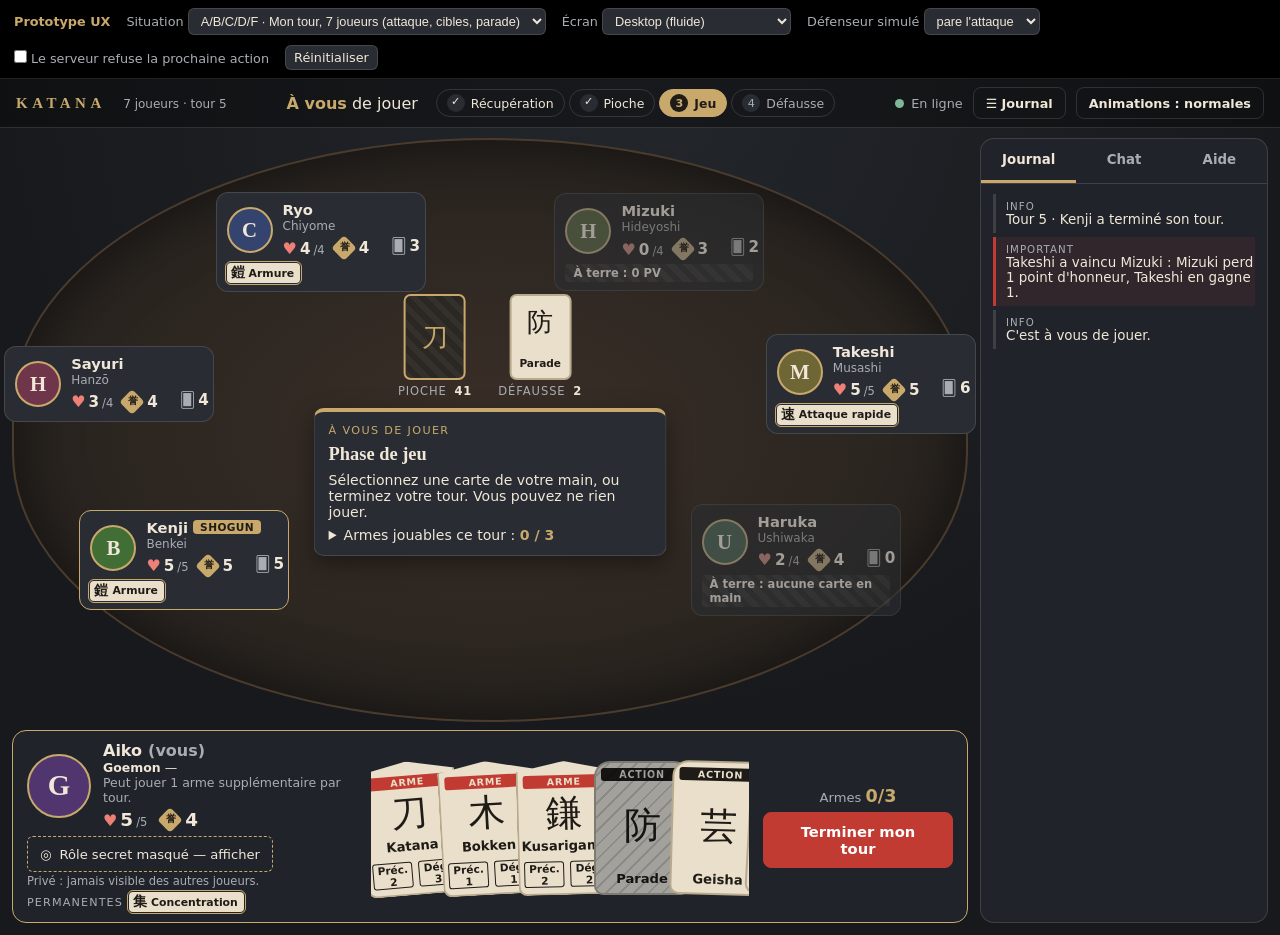
<file: prototype/index.html>
<!DOCTYPE html>
<html lang="fr">
<head>
    <meta charset="UTF-8">
    <meta name="viewport" content="width=device-width, initial-scale=1.0">
    <title>Katana — Prototype UX</title>
    <link rel="stylesheet" href="prototype.css?v=20261027151700">
</head>
<body>
    <!-- Barre d'outils de simulation (hors produit) -->
    <div class="devbar" role="toolbar" aria-label="Simulation du prototype">
        <strong>Prototype UX</strong>
        <label>Situation
            <select id="scenario">
                <option value="attack">A/B/C/D/F · Mon tour, 7 joueurs (attaque, cibles, parade)</option>
                <option value="defend">B/I · Je suis attaqué (réaction hors tour)</option>
                <option value="collective">E · Cri de guerre (réaction collective)</option>
                <option value="discard">Fin de tour : défausse obligatoire (9 cartes)</option>
                <option value="reconnect">I · Reconnexion pendant une attaque</option>
                <option value="deck">G → H · Pioche épuisée puis fin de partie</option>
                <option value="end">H · Résultats de partie</option>
                <option value="three">K · Partie à 3 joueurs (Shogun)</option>
                <option value="bushido_weapon">Code du Bushido · carte révélée = arme (choix)</option>
                <option value="bushido_none">Code du Bushido · carte révélée = pas une arme (auto)</option>
                <option value="spectator">L · Spectateur</option>
            </select>
        </label>
        <label>Écran
            <select id="device">
                <option value="desktop">Desktop (fluide)</option>
                <option value="1366">Laptop 1366 × 768</option>
                <option value="1024">Tablette 1024 × 768</option>
                <option value="390">Mobile 390 × 844</option>
                <option value="360">Mobile compact 360 × 780</option>
            </select>
        </label>
        <label>Défenseur simulé
            <select id="simDefender">
                <option value="parry">pare l'attaque</option>
                <option value="hit">ne pare pas</option>
            </select>
        </label>
        <label><input type="checkbox" id="simReject"> Le serveur refuse la prochaine action</label>
        <button type="button" id="resetBtn">Réinitialiser</button>
    </div>

    <div id="deviceFrame" class="device">
        <div id="stage" class="stage">
            <div class="app" id="app"></div>
            <div class="fx" id="fx" aria-hidden="true"></div>
            <div class="toasts" id="toasts" role="status" aria-live="polite"></div>
        </div>
    </div>

    <script src="data.js?v=20261027151700"></script>
    <script src="engine.js?v=20261027151700"></script>
    <script src="app.js?v=20261027151700"></script>
</body>
</html>
</file>
<file: prototype/prototype.css>
:root {
    --bg: #17191c;
    --wood: #28231f;
    --panel: #292d33;
    --panel-2: #20242a;
    --vermilion: #c23b32;
    --vermilion-text: #ee8077;
    --gold: #c8a96b;
    --ivory: #f0e7d8;
    --muted: #a9adb3;
    --line: rgba(240, 231, 216, 0.14);
    --ink: #1f1b17;
    --washi: #e9dfcb;
    --serif: "Yu Mincho", "Hiragino Mincho ProN", "Noto Serif JP", Georgia, serif;
    --sans: "Segoe UI", system-ui, -apple-system, sans-serif;
}

*, *::before, *::after { box-sizing: border-box; margin: 0; padding: 0; }
[hidden] { display: none !important; }
body { font-family: var(--sans); background: #0e0f11; color: var(--ivory); font-size: 15px; }
button { font-family: inherit; color: inherit; }
ul, ol { list-style: none; }
.sr { position: absolute; width: 1px; height: 1px; overflow: hidden; clip: rect(0 0 0 0); white-space: nowrap; }
.muted { color: var(--muted); }
:focus-visible { outline: 3px solid var(--gold); outline-offset: 2px; }

/* ---------- Barre de simulation ---------- */
.devbar { display: flex; flex-wrap: wrap; align-items: center; gap: 10px 16px; padding: 8px 14px; background: #000; border-bottom: 1px solid var(--line); font-size: 0.8rem; color: var(--muted); }
.devbar strong { color: var(--gold); }
.devbar select, .devbar button { background: var(--panel); color: var(--ivory); border: 1px solid var(--line); border-radius: 6px; padding: 4px 8px; font-size: 0.8rem; }

/* ---------- Cadre de l'appareil ---------- */
.device { width: 100%; height: calc(100vh - 44px); min-height: 620px; }
.device.framed { margin: 12px auto; border: 8px solid #000; border-radius: 22px; overflow: hidden; box-shadow: 0 0 0 1px var(--line); min-height: 0; max-width: 100%; }
.stage { position: relative; width: 100%; height: 100%; container: stage / inline-size; overflow: hidden; background: radial-gradient(circle at 50% 0%, #23262b 0%, var(--bg) 62%); }
.app { height: 100%; display: grid; grid-template-columns: minmax(0, 1fr) 300px; grid-template-rows: auto minmax(0, 1fr); }

/* ---------- Barre supérieure ---------- */
.topbar { grid-column: 1 / -1; display: flex; align-items: center; justify-content: space-between; gap: 16px; padding: 8px 16px; background: rgba(0, 0, 0, 0.35); border-bottom: 1px solid var(--line); }
.brand { font-family: var(--serif); font-weight: 800; letter-spacing: 0.3em; color: var(--gold); white-space: nowrap; }
.brand small { margin-left: 10px; font-family: var(--sans); font-weight: 400; letter-spacing: 0; color: var(--muted); font-size: 0.75rem; }
.turn { display: flex; align-items: center; gap: 18px; min-width: 0; }
.turn-who { font-size: 1rem; white-space: nowrap; }
.turn-who b { color: var(--gold); }
.phases { display: flex; gap: 4px; }
.phases li { display: flex; align-items: center; gap: 6px; padding: 4px 10px; border-radius: 999px; border: 1px solid var(--line); font-size: 0.78rem; color: var(--muted); white-space: nowrap; }
.phases li span { display: inline-grid; place-items: center; width: 18px; height: 18px; border-radius: 50%; background: var(--panel); font-size: 0.7rem; }
.phases li.done { color: var(--ivory); }
.phases li.done span::before { content: "✓"; }
.phases li.done span { font-size: 0; }
.phases li.done span::before { font-size: 0.7rem; }
.phases li.cur { background: var(--gold); border-color: var(--gold); color: var(--ink); font-weight: 700; }
.phases li.cur span { background: var(--ink); color: var(--gold); }
.top-right { display: flex; align-items: center; gap: 10px; }
.net { display: inline-flex; align-items: center; gap: 7px; font-size: 0.8rem; color: var(--muted); white-space: nowrap; }
.net i { width: 9px; height: 9px; border-radius: 50%; background: #7fb69a; }
.net-pending i, .net-reconnecting i { background: var(--gold); }
.net-rejected i { background: var(--vermilion); }
.net-confirmed { color: var(--ivory); }

/* ---------- Boutons ---------- */
.btn { padding: 10px 18px; min-height: 44px; border-radius: 8px; border: 1px solid var(--gold); background: var(--panel); color: var(--ivory); font-size: 0.92rem; font-weight: 600; cursor: pointer; }
.btn:hover:not(:disabled) { background: #343a42; }
.btn-primary { background: var(--vermilion); border-color: var(--vermilion); color: #fff; }
.btn-primary:hover:not(:disabled) { background: #a8312a; }
.btn-ghost { background: transparent; border-color: var(--line); }
.btn-small { min-height: 32px; padding: 4px 12px; font-size: 0.8rem; }
.btn-big { width: 100%; }
.btn:disabled { opacity: 0.45; cursor: not-allowed; }

/* ---------- Plateau ---------- */
.board { display: flex; flex-direction: column; min-height: 0; }
.arena { position: relative; flex: 1; min-height: 0; display: flex; flex-direction: column; }
.table { position: relative; flex: 1; min-height: 0; margin: 10px 12px 0; border-radius: 50% / 46%; background: radial-gradient(ellipse at center, #3a2f27 0%, var(--wood) 70%); border: 2px solid #4a3b2d; box-shadow: inset 0 0 60px rgba(0, 0, 0, 0.55); }
.app.alert-react .table { border-color: var(--vermilion); }

/* Panneaux joueurs */
.seat { position: absolute; left: var(--x); top: var(--y); transform: translate(-50%, -50%); display: grid; grid-template-columns: auto 1fr; gap: 4px 10px; align-items: center; width: 210px; padding: 8px 10px; background: var(--panel); border: 1px solid var(--line); border-radius: 12px; cursor: pointer; transition: opacity 0.2s, box-shadow 0.2s; }
.seat:hover { border-color: var(--gold); }
.portrait { display: grid; place-items: center; width: 46px; height: 46px; border-radius: 50%; background: hsl(var(--h) 35% 32%); border: 2px solid var(--gold); font-family: var(--serif); font-size: 1.3rem; font-weight: 700; color: var(--ivory); }
.portrait.big { width: 64px; height: 64px; font-size: 1.8rem; }
.seat-body { display: flex; flex-direction: column; gap: 1px; min-width: 0; }
.seat-name { display: flex; align-items: center; flex-wrap: wrap; gap: 5px; font-weight: 700; font-size: 0.92rem; }
.seat-char { font-size: 0.75rem; color: var(--muted); }
.seat-stats { display: flex; align-items: center; gap: 10px; margin-top: 3px; }
.tag { padding: 1px 7px; border-radius: 4px; font-size: 0.66rem; font-weight: 700; letter-spacing: 0.04em; text-transform: uppercase; }
.tag-shogun { background: var(--gold); color: var(--ink); }
.tag-turn { background: var(--ivory); color: var(--ink); }
.stat { display: inline-flex; align-items: baseline; gap: 3px; font-variant-numeric: tabular-nums; }
.stat b { font-size: 0.95rem; }
.stat small { color: var(--muted); font-size: 0.72rem; }
.stat.hp i { font-style: normal; color: var(--vermilion-text); font-size: 1rem; }
.stat.honor i.seal { display: inline-grid; place-items: center; width: 18px; height: 18px; border-radius: 4px; transform: rotate(45deg); background: var(--gold); color: var(--ink); font-size: 0; font-style: normal; align-self: center; margin-right: 3px; }
.stat.honor i.seal::before { content: "誉"; font-size: 0.62rem; font-weight: 700; transform: rotate(-45deg); }
.stat.hand i { font-style: normal; color: var(--muted); }
.seat-perms { grid-column: 1 / -1; display: flex; flex-wrap: wrap; gap: 4px; }
.mini { display: inline-flex; align-items: center; gap: 4px; padding: 1px 6px 1px 4px; border-radius: 4px; background: var(--washi); color: var(--ink); font-size: 0.68rem; font-weight: 600; cursor: help; }
.mini b { font-family: var(--serif); font-size: 0.85rem; }
.mini em { font-style: normal; }
.mini.cat-permanente { outline: 1px solid var(--gold); outline-offset: 1px; }
.seat-flag { grid-column: 1 / -1; padding: 2px 8px; border-radius: 4px; font-size: 0.72rem; font-weight: 700; background: #3a3d44; color: var(--ivory); }
.seat-flag.ok { background: var(--gold); color: var(--ink); }
.seat-flag.no { background: #3a3d44; color: var(--muted); }
.seat-flag.down { background: repeating-linear-gradient(45deg, #3a3d44, #3a3d44 6px, #30333a 6px, #30333a 12px); }

.seat.is-active { border-color: var(--ivory); box-shadow: 0 0 0 3px rgba(240, 231, 216, 0.25); }
.seat.is-shogun { border-color: var(--gold); }
.seat.is-down { opacity: 0.62; filter: saturate(0.5); }
.seat.is-offline { border-style: dashed; }
.seat.targetable { opacity: 1; filter: none; border: 2px solid var(--gold); box-shadow: 0 0 0 4px rgba(200, 169, 107, 0.3), 0 0 22px rgba(200, 169, 107, 0.35); }
.seat.untargetable { opacity: 0.45; border-style: dashed; }
.seat.is-target { border-color: var(--vermilion); box-shadow: 0 0 0 4px rgba(194, 59, 50, 0.4); opacity: 1; }
.seat.is-attacker { border-color: var(--vermilion); box-shadow: 0 0 0 4px rgba(194, 59, 50, 0.45); opacity: 1; }
.seat.is-attacker::after { content: "Attaquant"; position: absolute; top: -11px; right: 10px; padding: 1px 8px; border-radius: 4px; background: var(--vermilion); font-size: 0.68rem; font-weight: 700; }

/* Centre de table */
.center { position: absolute; left: 50%; top: 50%; transform: translate(-50%, -50%); width: min(480px, 36%); display: flex; flex-direction: column; align-items: center; gap: 10px; }
.banner { display: flex; align-items: center; gap: 12px; width: 100%; padding: 8px 12px; border-radius: 8px; background: var(--panel-2); border-left: 4px solid var(--gold); font-size: 0.85rem; }
.banner span { flex: 1; }
.banner-important { border-left-color: var(--vermilion); }
.piles { display: flex; gap: 26px; }
.pile { display: flex; flex-direction: column; align-items: center; gap: 4px; }
.pile-back, .pile-top { display: grid; place-items: center; width: 62px; height: 86px; border-radius: 7px; font-family: var(--serif); }
.pile-back { background: repeating-linear-gradient(45deg, #34302b, #34302b 6px, #2b2824 6px, #2b2824 12px); border: 2px solid var(--gold); color: var(--gold); font-size: 1.6rem; }
.pile-top { background: var(--washi); color: var(--ink); border: 2px solid #b8aa8c; text-align: center; }
.pile-top i { display: block; font-style: normal; font-size: 1.6rem; }
.pile-top em { display: block; font-style: normal; font-family: var(--sans); font-size: 0.66rem; font-weight: 700; }
.pile-top.empty { background: transparent; border: 2px dashed var(--muted); color: var(--muted); }
.pile-label { font-size: 0.72rem; text-transform: uppercase; letter-spacing: 0.08em; color: var(--muted); }
.pile-label b { color: var(--ivory); margin-left: 3px; }

/* Cartouche contextuel */
.prompt { width: 100%; padding: 12px 14px; background: var(--panel); border: 1px solid var(--line); border-top: 4px solid var(--muted); border-radius: 10px; box-shadow: 0 8px 24px rgba(0, 0, 0, 0.4); font-size: 0.88rem; display: flex; flex-direction: column; gap: 7px; }
.prompt-turn { border-top-color: var(--gold); }
.prompt-react { border-top-color: var(--vermilion); box-shadow: 0 0 0 2px var(--vermilion), 0 8px 24px rgba(0, 0, 0, 0.5); }
.kicker { font-size: 0.7rem; text-transform: uppercase; letter-spacing: 0.12em; color: var(--muted); }
.prompt-turn .kicker { color: var(--gold); }
.prompt-react .kicker { color: var(--vermilion-text); font-weight: 700; }
.prompt h2 { font-family: var(--serif); font-size: 1.15rem; font-weight: 700; }
.prompt-actions { display: flex; flex-wrap: wrap; gap: 8px; margin-top: 4px; }
.prompt-actions .btn { flex: 1 1 auto; }
.note { font-size: 0.78rem; color: var(--muted); }
.reason { padding: 6px 8px; border-left: 3px solid var(--vermilion-text); background: rgba(194, 59, 50, 0.12); }
.statline { color: var(--gold); font-weight: 600; }
.counter b { font-size: 1.1rem; color: var(--gold); }
.calc { font-size: 0.8rem; }
.calc li { display: flex; justify-content: space-between; gap: 16px; padding: 2px 0; border-bottom: 1px dotted var(--line); }
.preview { display: grid; grid-template-columns: 1fr 1fr; gap: 12px; }
.preview h3 { font-size: 0.9rem; margin-bottom: 4px; }
.preview h3 small { color: var(--muted); font-weight: 400; }
.why summary { cursor: pointer; }
.why b { color: var(--gold); }
.inspect { display: flex; gap: 12px; align-items: flex-start; }
.bigcard { flex: none; display: flex; flex-direction: column; align-items: center; justify-content: space-between; width: 86px; height: 120px; padding: 6px 4px; border-radius: 8px; background: var(--washi); color: var(--ink); border: 2px solid #b8aa8c; text-align: center; }
.bigcard .c-art { font-family: var(--serif); font-size: 2.2rem; }
.bigcard .c-cat { width: 100%; padding: 1px 0; border-radius: 3px; background: var(--ink); color: var(--washi); font-size: 0.62rem; font-weight: 700; text-transform: uppercase; }
.bigcard .c-name { font-weight: 700; font-size: 0.78rem; }
.responders li { display: grid; grid-template-columns: 18px 1fr auto; gap: 8px; padding: 4px 6px; border-radius: 6px; font-size: 0.82rem; }
.responders li.me { background: rgba(194, 59, 50, 0.18); }
.choices { display: flex; flex-direction: column; gap: 4px; margin: 4px 0; }
.choices li { padding: 5px 8px; border-left: 3px solid var(--gold); background: rgba(200, 169, 107, 0.1); }
.responders .st-exempt { color: var(--muted); }
.responders .st-pending { color: var(--gold); }

/* ---------- Zone du joueur ---------- */
.dock { display: grid; grid-template-columns: minmax(280px, 330px) minmax(0, 1fr) 190px; grid-template-areas: "me hand actions" "perms hand actions"; gap: 4px 14px; align-items: center; margin: 8px 12px 12px; padding: 10px 14px; background: var(--panel-2); border: 1px solid var(--line); border-radius: 14px; }
.dock.is-mine { border-color: var(--gold); }
.dock.is-defending { border-color: var(--vermilion); box-shadow: 0 0 0 3px rgba(194, 59, 50, 0.4); }
.dock.is-down { background: repeating-linear-gradient(45deg, #20242a, #20242a 10px, #1c1f24 10px, #1c1f24 20px); }
.dock.spectator { display: block; text-align: center; padding: 16px; color: var(--muted); }
.me { grid-area: me; display: grid; grid-template-columns: auto 1fr; gap: 6px 12px; align-items: center; }
.me-id { min-width: 0; }
.me-name { font-weight: 700; font-size: 1rem; display: flex; align-items: center; gap: 6px; flex-wrap: wrap; }
.me-char { font-size: 0.78rem; }
.ability { color: var(--muted); display: -webkit-box; -webkit-line-clamp: 2; -webkit-box-orient: vertical; overflow: hidden; }
.me-stats { display: flex; align-items: center; gap: 14px; margin-top: 4px; }
.me-stats .stat b { font-size: 1.15rem; }
.me-role { grid-column: 1 / -1; display: flex; flex-direction: column; gap: 2px; }
.me-role small { color: var(--muted); font-size: 0.72rem; }
.rolechip { display: inline-flex; align-items: center; gap: 8px; align-self: flex-start; padding: 6px 12px; min-height: 36px; border-radius: 6px; border: 1px dashed var(--gold); background: transparent; color: var(--ivory); font-size: 0.82rem; cursor: pointer; }
.rolechip[aria-pressed="true"] { background: rgba(200, 169, 107, 0.15); border-style: solid; }
.me-perms { grid-area: perms; display: flex; flex-wrap: wrap; align-items: center; gap: 6px; font-size: 0.78rem; }
.zone-title { font-size: 0.7rem; text-transform: uppercase; letter-spacing: 0.1em; color: var(--muted); }
.handwrap { grid-area: hand; min-width: 0; overflow-x: auto; overflow-y: hidden; padding-top: 40px; margin-top: -34px; }
.hand { --ov: -12px; display: flex; justify-content: center; min-width: min-content; padding: 0 12px 4px; }
.hand.n-6, .hand.n-7, .hand.n-8 { --ov: 22px; }
.hand.n-9, .hand.n-10, .hand.n-11, .hand.n-12 { --ov: 44px; }

/* Cartes */
.card { flex: none; position: relative; display: flex; flex-direction: column; align-items: center; justify-content: space-between; width: 96px; height: 134px; margin-inline: calc(var(--ov) / -2); padding: 5px 5px 6px; border-radius: 9px; background: var(--washi); color: var(--ink); border: 2px solid #b8aa8c; cursor: pointer; transform-origin: 50% 130%; transform: rotate(calc((var(--i) - (var(--n) - 1) / 2) * 1.6deg)); transition: transform 0.15s, box-shadow 0.15s; text-align: center; }
.card:hover, .card:focus-visible { transform: translateY(-22px) scale(1.1); z-index: 20; box-shadow: 0 10px 24px rgba(0, 0, 0, 0.6); }
.card.selected { transform: translateY(-30px) scale(1.08); border-color: var(--gold); box-shadow: 0 0 0 3px var(--gold), 0 10px 24px rgba(0, 0, 0, 0.6); }
.card.pick { transform: translateY(-26px); border-color: var(--vermilion); box-shadow: 0 0 0 3px var(--vermilion); }
.card.react-ok { box-shadow: 0 0 0 3px var(--gold), 0 0 18px rgba(200, 169, 107, 0.6); }
.card.unplayable { filter: grayscale(0.65) brightness(0.72); }
.card.unplayable::after { content: ""; position: absolute; inset: 0; border-radius: 7px; background: repeating-linear-gradient(135deg, transparent 0 8px, rgba(0, 0, 0, 0.14) 8px 10px); pointer-events: none; }
.c-cat { width: 100%; padding: 1px 0; border-radius: 3px; background: var(--ink); color: var(--washi); font-size: 0.6rem; font-weight: 700; letter-spacing: 0.08em; text-transform: uppercase; }
.c-art { font-family: var(--serif); font-size: 2.3rem; line-height: 1; }
.c-name { font-size: 0.82rem; font-weight: 700; line-height: 1.1; }
.c-stats { display: flex; gap: 6px; font-size: 0.66rem; }
.c-stats b { padding: 0 4px; border: 1px solid var(--ink); border-radius: 3px; }
/* La catégorie se lit par la forme et le libellé, jamais par la couleur seule */
.card.cat-arme, .bigcard.cat-arme { clip-path: polygon(0 10px, 50% 0, 100% 10px, 100% 100%, 0 100%); border-radius: 0 0 9px 9px; border-top-width: 0; padding-top: 14px; }
.card.cat-permanente, .bigcard.cat-permanente { outline: 3px double var(--gold); outline-offset: -7px; }
.card.cat-action, .bigcard.cat-action { border-radius: 16px 16px 9px 9px; }
.card.cat-arme .c-cat { background: var(--vermilion); }
.card.cat-permanente .c-cat { background: #6b5a35; }

.me-actions { grid-area: actions; display: flex; flex-direction: column; gap: 6px; align-items: stretch; }
.me-actions small { color: var(--muted); font-size: 0.72rem; text-align: center; }
.wcount { text-align: center; font-size: 0.82rem; color: var(--muted); }
.wcount b { color: var(--gold); font-size: 1.1rem; }

/* ---------- Panneau latéral ---------- */
.side { grid-row: 2; grid-column: 2; display: flex; flex-direction: column; min-height: 0; margin: 10px 12px 12px 0; background: var(--panel-2); border: 1px solid var(--line); border-radius: 14px; overflow: hidden; }
.tabs { display: flex; border-bottom: 1px solid var(--line); }
.tabs button { flex: 1; min-height: 44px; border: 0; background: none; cursor: pointer; color: var(--muted); font-weight: 600; border-bottom: 3px solid transparent; }
.tabs button[aria-selected="true"] { color: var(--ivory); border-bottom-color: var(--gold); }
.tabs .close-side { display: none; flex: none; width: 48px; }
.tabbody { flex: 1; min-height: 0; overflow-y: auto; padding: 10px 12px; }
.log li { padding: 6px 0 6px 10px; border-left: 3px solid var(--line); margin-bottom: 4px; font-size: 0.84rem; }
.log .lk { display: block; font-size: 0.64rem; letter-spacing: 0.1em; text-transform: uppercase; color: var(--muted); }
.log .l-action { border-left-color: var(--gold); }
.log .l-important { border-left-color: var(--vermilion); background: rgba(194, 59, 50, 0.1); }
.log .l-warn { border-left-color: var(--vermilion-text); }
.chat ul { margin: 8px 0; font-size: 0.84rem; }
.chat li { padding: 3px 0; }
.chat form { display: flex; gap: 6px; }
.chat input { flex: 1; min-height: 36px; padding: 4px 8px; border-radius: 6px; border: 1px solid var(--line); background: var(--panel); color: var(--ivory); }
.help details { border-bottom: 1px solid var(--line); padding: 8px 0; font-size: 0.84rem; }
.help summary { cursor: pointer; font-weight: 600; }
.help p, .help ul { margin-top: 6px; color: #d8d1c3; }
.help li { padding: 2px 0; }

/* ---------- Feuille de détail, overlays, toasts ---------- */
.sheet-back { position: absolute; inset: 0; z-index: 40; background: rgba(0, 0, 0, 0.35); display: grid; place-items: center; }
.sheet { width: min(360px, 92%); max-height: 86%; overflow: auto; padding: 14px; background: var(--panel); border: 1px solid var(--gold); border-radius: 14px; display: flex; flex-direction: column; gap: 8px; font-size: 0.88rem; }
.sheet header { display: flex; align-items: center; gap: 12px; }
.sheet header h2 { font-family: var(--serif); font-size: 1.2rem; }
.sheet .x { margin-left: auto; width: 44px; height: 44px; border: 0; background: none; font-size: 1.1rem; cursor: pointer; }
.sheet h3 { font-size: 0.72rem; text-transform: uppercase; letter-spacing: 0.1em; color: var(--muted); }
.perm-line { display: flex; gap: 8px; align-items: flex-start; font-size: 0.8rem; }
.overlay { position: absolute; inset: 0; z-index: 60; display: grid; place-items: center; padding: 12px; background: rgba(8, 9, 10, 0.86); overflow: auto; }
.overlay-box { width: min(420px, 100%); padding: 20px; background: var(--panel); border: 1px solid var(--gold); border-radius: 14px; display: flex; flex-direction: column; gap: 10px; text-align: center; }
.overlay-box.wide { width: min(780px, 100%); text-align: left; }
.overlay-box h2 { font-family: var(--serif); font-size: 1.5rem; }
.spinner { width: 28px; height: 28px; margin: 0 auto; border: 3px solid var(--line); border-top-color: var(--gold); border-radius: 50%; animation: spin 1s linear infinite; }
@keyframes spin { to { transform: rotate(360deg); } }
.tablewrap { overflow-x: auto; }
table { width: 100%; border-collapse: collapse; font-size: 0.82rem; }
th, td { padding: 5px 8px; border-bottom: 1px solid var(--line); text-align: left; white-space: nowrap; }
thead th { font-size: 0.68rem; text-transform: uppercase; letter-spacing: 0.08em; color: var(--muted); }
.camps { display: flex; gap: 10px; flex-wrap: wrap; }
.camps li { flex: 1; min-width: 140px; display: flex; justify-content: space-between; padding: 8px 12px; border: 1px solid var(--line); border-radius: 8px; }
.camps li.win { border-color: var(--gold); background: rgba(200, 169, 107, 0.15); }
.camps b { font-size: 1.2rem; color: var(--gold); }

.toasts { position: absolute; top: 64px; left: 50%; transform: translateX(-50%); z-index: 80; display: flex; flex-direction: column; gap: 6px; width: min(460px, 94%); pointer-events: none; }
.toast { display: flex; gap: 10px; padding: 9px 12px; border-radius: 8px; background: var(--panel); border: 1px solid var(--line); border-left: 5px solid var(--muted); box-shadow: 0 6px 20px rgba(0, 0, 0, 0.5); font-size: 0.85rem; animation: pop 0.25s; }
.toast b { flex: none; min-width: 74px; font-size: 0.68rem; text-transform: uppercase; letter-spacing: 0.08em; color: var(--muted); padding-top: 2px; }
.toast-action { border-left-color: var(--gold); }
.toast-warn { border-left-color: var(--vermilion-text); }
.toast-important { border-left-color: var(--vermilion); background: #33262a; }
@keyframes pop { from { opacity: 0; transform: translateY(-8px); } }

.fx { position: absolute; inset: 0; pointer-events: none; z-index: 70; overflow: hidden; }
.float { position: absolute; transform: translate(-50%, -50%); padding: 2px 10px; border-radius: 6px; font-weight: 800; font-size: 1.05rem; background: rgba(0, 0, 0, 0.75); animation: rise 1.4s ease-out forwards; white-space: nowrap; }
.f-hp { color: var(--vermilion-text); }
.f-honor { color: var(--gold); }
.f-parry { color: var(--ivory); }
@keyframes rise { to { transform: translate(-50%, -140%); opacity: 0; } }
.beam { position: absolute; height: 3px; background: linear-gradient(90deg, transparent, var(--ivory)); transform-origin: 0 50%; animation: beam 0.6s ease-out forwards; }
@keyframes beam { from { clip-path: inset(0 100% 0 0); } to { clip-path: inset(0 0 0 0); opacity: 0.2; } }

.reduce-motion *, .reduce-motion *::before, .reduce-motion *::after { animation: none !important; transition: none !important; }
@media (prefers-reduced-motion: reduce) { * { animation: none !important; transition: none !important; } }

/* ---------- Tablette / laptop compact : panneau latéral en tiroir ---------- */
@container stage (min-width: 1600px) {
    .app { transform: scale(1.15); transform-origin: 0 0; width: calc(100% / 1.15); height: calc(100% / 1.15); }
}

@container stage (min-width: 1900px) {
    .app { transform: scale(1.3); transform-origin: 0 0; width: calc(100% / 1.3); height: calc(100% / 1.3); }
}
@container stage (max-width: 1180px) {
    .app { grid-template-columns: minmax(0, 1fr); }
    .side { position: absolute; top: 56px; right: 0; bottom: 0; width: min(340px, 92%); z-index: 50; margin: 0; border-radius: 14px 0 0 0; transform: translateX(105%); transition: transform 0.2s; }
    .side.open { transform: none; }
    .tabs .close-side { display: block; }
    .seat { width: 178px; padding: 6px 8px; }
    .portrait { width: 38px; height: 38px; font-size: 1.05rem; }
    .center { width: min(440px, 42%); }
    .dock { grid-template-columns: minmax(230px, 280px) minmax(0, 1fr) 160px; }
    .card { width: 92px; height: 130px; }
    .c-art { font-size: 2rem; }
}

@container stage (max-width: 860px) {
    .brand small, .top-right .btn-ghost[aria-pressed] { display: none; }
    .seat-char, .seat-perms .mini em { display: none; }
    .center { width: 46%; }
    .prompt h2 { font-size: 1rem; }
    .preview { grid-template-columns: 1fr; }
    .dock { grid-template-columns: minmax(200px, 250px) minmax(0, 1fr); grid-template-areas: "me hand" "perms hand" "actions actions"; }
    .me-actions { flex-direction: row; align-items: center; }
    .me-actions .btn { width: auto; flex: 1; }
}

/* ---------- Mobile : disposition dédiée, pas un desktop réduit ---------- */
@container stage (max-width: 700px) {
    .topbar { flex-wrap: wrap; gap: 6px 10px; padding: 6px 10px; }
    .brand { font-size: 0.85rem; letter-spacing: 0.2em; }
    .turn { order: 3; width: 100%; justify-content: space-between; gap: 8px; }
    .turn-who { font-size: 0.85rem; }
    .phases { gap: 3px; }
    .phases li { padding: 3px 6px; font-size: 0.68rem; }
    .phases li:not(.cur) { font-size: 0; gap: 0; }
    .phases li:not(.cur) span { font-size: 0.65rem; }
    .phases li.done span::before { font-size: 0.65rem; }
    .top-right .net { font-size: 0.7rem; }
    .board { overflow-y: auto; }
    .arena { flex: none; }
    .table { flex: none; display: grid; align-content: start; overflow-y: auto; grid-template-columns: repeat(3, minmax(0, 1fr)); gap: 6px; margin: 8px 8px 0; padding: 8px; border-radius: 16px; min-height: 0; }
    .seat { position: static; transform: none; grid-template-columns: 1fr; justify-items: start; width: auto; padding: 6px; gap: 3px; border-radius: 10px; }
    .seat .portrait { width: 30px; height: 30px; font-size: 0.9rem; position: absolute; right: 5px; top: 5px; }
    .seat-name { font-size: 0.78rem; max-width: calc(100% - 34px); }
    .seat-stats { gap: 6px; flex-wrap: wrap; }
    .stat b { font-size: 0.82rem; }
    .stat.honor i.seal { width: 13px; height: 13px; }
    .stat.honor i.seal::before { font-size: 0.5rem; }
    .seat-flag { font-size: 0.62rem; padding: 2px 4px; }
    .seat-perms { gap: 2px; }
    .mini { padding: 0 4px; }
    .seat.is-attacker::after { top: -9px; font-size: 0.6rem; }
    .center { position: static; transform: none; width: auto; flex: none; align-items: stretch; margin: 6px 8px 0; flex-direction: column; gap: 6px; }
    .piles { justify-content: center; }
    .center.busy .piles { display: none; }
    .app.focus-hand .table { display: none; }
    .preview { grid-template-columns: 1fr 1fr; gap: 8px; }
    .calc { font-size: 0.72rem; }
    .prompt .note { display: none; }
    .piles { gap: 18px; }
    .pile { flex-direction: row; gap: 6px; }
    .pile-back, .pile-top { width: 32px; height: 44px; font-size: 1rem; }
    .pile-top i { font-size: 0.9rem; }
    .pile-top em { display: none; }
    .pile-label { font-size: 0.66rem; }
    .prompt { padding: 10px 12px; }
    .prompt-actions .btn { min-height: 48px; }
    .bigcard { width: 66px; height: 92px; }
    .bigcard .c-art { font-size: 1.6rem; }
    .dock { display: flex; flex: none; flex-direction: column; align-items: stretch; margin: 8px; padding: 8px; gap: 4px; border-radius: 12px; }
    .ability { -webkit-line-clamp: 1; }
    .me-stats { margin-top: 2px; }
    .me { grid-template-columns: auto 1fr; }
    .portrait.big { width: 44px; height: 44px; font-size: 1.2rem; }
    .me-role { flex-direction: row; align-items: center; flex-wrap: wrap; gap: 8px; }
    .me-role small { display: none; }
    .handwrap { flex: none; margin-top: 0; padding-top: 22px; scroll-snap-type: x proximity; }
    .hand { justify-content: flex-start; --ov: -8px !important; }
    .card { width: 82px; height: 116px; transform: none; scroll-snap-align: center; }
    .card:hover { transform: none; box-shadow: none; }
    .card.selected, .card.pick { transform: translateY(-14px); }
    .c-art { font-size: 1.7rem; }
    .c-name { font-size: 0.72rem; }
    .me-actions { flex-direction: row; align-items: center; }
    .me-actions small { display: none; }
    .me-actions .btn { flex: 1; min-height: 48px; }
    .side { top: 70px; left: 0; right: 0; width: auto; border-radius: 14px 14px 0 0; transform: translateY(105%); }
    .side.open { transform: none; }
    .sheet-back { align-items: end; }
    .sheet { width: 100%; max-height: 80%; border-radius: 14px 14px 0 0; }
    .toasts { top: 100px; }
    .overlay-box.wide { padding: 14px; }
}

@container stage (max-width: 380px) {
    .seat-stats .stat.hand { display: none; }
    .card { width: 76px; height: 108px; }
    .phases li.cur { font-size: 0.64rem; }
}
</file>
